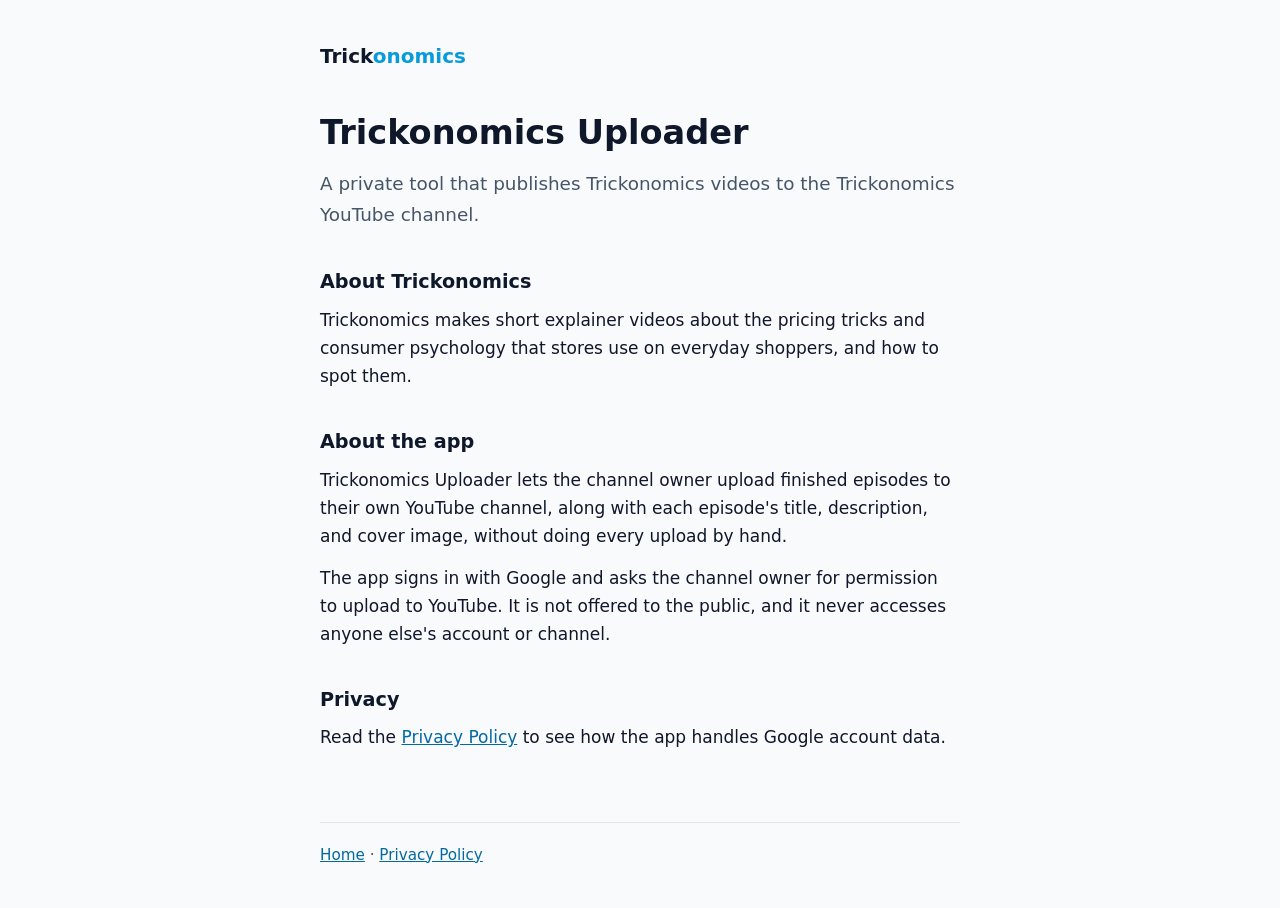
<file: index.html>
<!doctype html>
<html lang="en">
<head>
  <meta charset="utf-8">
  <meta name="viewport" content="width=device-width, initial-scale=1">
  <title>Trickonomics Uploader</title>
  <meta name="description" content="Trickonomics Uploader is a private tool that publishes Trickonomics videos to the Trickonomics YouTube channel.">
  <link rel="stylesheet" href="style.css">
</head>
<body>
  <div class="wrap">
    <header>
      <a class="brand" href="index.html">Trick<span>onomics</span></a>
    </header>

    <main>
      <h1>Trickonomics Uploader</h1>
      <p class="lead">A private tool that publishes Trickonomics videos to the Trickonomics YouTube channel.</p>

      <h2>About Trickonomics</h2>
      <p>Trickonomics makes short explainer videos about the pricing tricks and consumer psychology that stores use on everyday shoppers, and how to spot them.</p>

      <h2>About the app</h2>
      <p>Trickonomics Uploader lets the channel owner upload finished episodes to their own YouTube channel, along with each episode's title, description, and cover image, without doing every upload by hand.</p>
      <p>The app signs in with Google and asks the channel owner for permission to upload to YouTube. It is not offered to the public, and it never accesses anyone else's account or channel.</p>

      <h2>Privacy</h2>
      <p>Read the <a href="privacy.html">Privacy Policy</a> to see how the app handles Google account data.</p>
    </main>

    <footer>
      <a href="index.html">Home</a> &middot; <a href="privacy.html">Privacy Policy</a>
    </footer>
  </div>
</body>
</html>
</file>
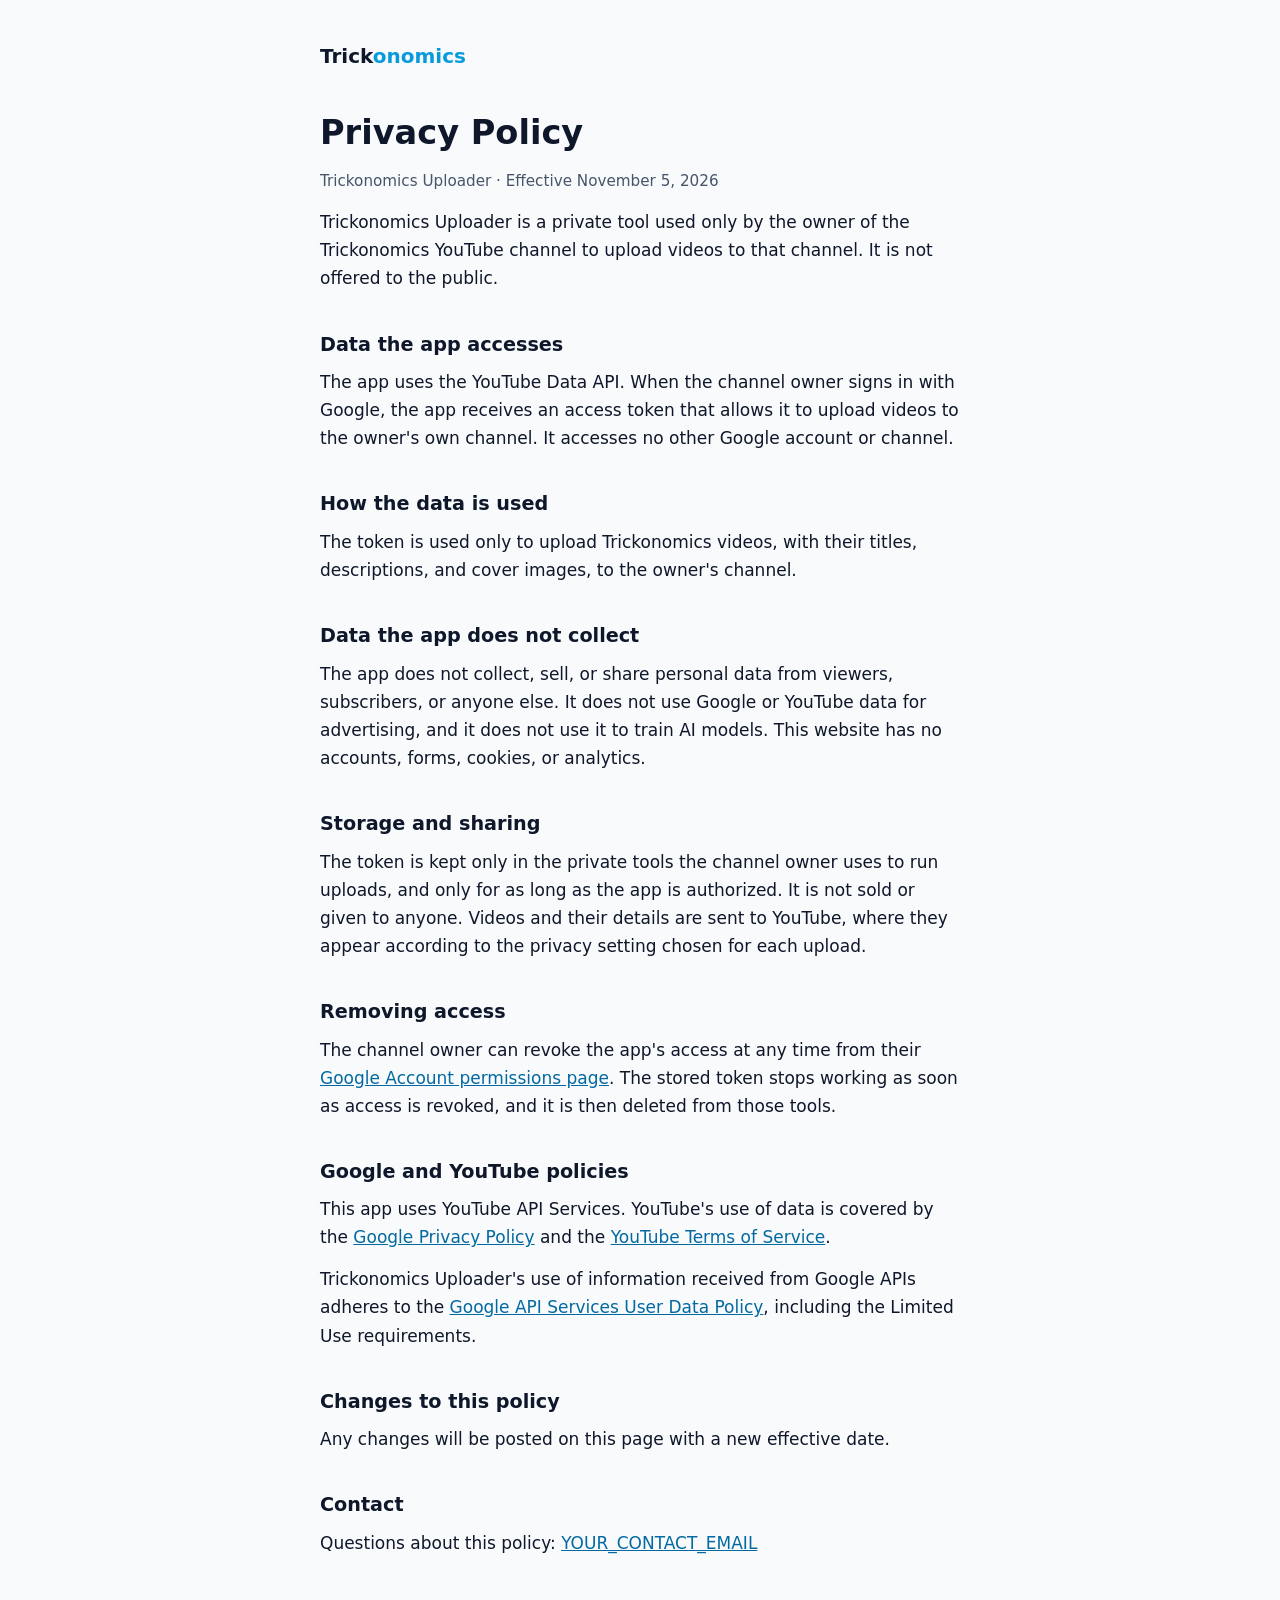
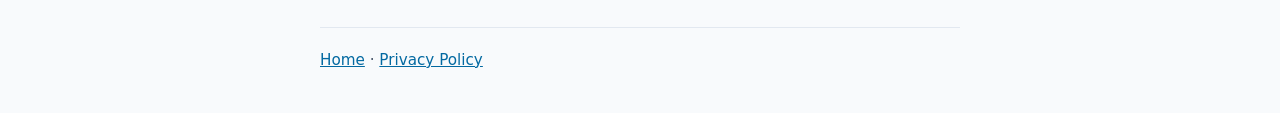
<file: privacy.html>
<!doctype html>
<html lang="en">
<head>
  <meta charset="utf-8">
  <meta name="viewport" content="width=device-width, initial-scale=1">
  <title>Privacy Policy | Trickonomics Uploader</title>
  <meta name="description" content="How Trickonomics Uploader handles Google account and YouTube data.">
  <link rel="stylesheet" href="style.css">
</head>
<body>
  <div class="wrap">
    <header>
      <a class="brand" href="index.html">Trick<span>onomics</span></a>
    </header>

    <main>
      <h1>Privacy Policy</h1>
      <p class="meta">Trickonomics Uploader &middot; Effective November 5, 2026</p>

      <p>Trickonomics Uploader is a private tool used only by the owner of the Trickonomics YouTube channel to upload videos to that channel. It is not offered to the public.</p>

      <h2>Data the app accesses</h2>
      <p>The app uses the YouTube Data API. When the channel owner signs in with Google, the app receives an access token that allows it to upload videos to the owner's own channel. It accesses no other Google account or channel.</p>

      <h2>How the data is used</h2>
      <p>The token is used only to upload Trickonomics videos, with their titles, descriptions, and cover images, to the owner's channel.</p>

      <h2>Data the app does not collect</h2>
      <p>The app does not collect, sell, or share personal data from viewers, subscribers, or anyone else. It does not use Google or YouTube data for advertising, and it does not use it to train AI models. This website has no accounts, forms, cookies, or analytics.</p>

      <h2>Storage and sharing</h2>
      <p>The token is kept only in the private tools the channel owner uses to run uploads, and only for as long as the app is authorized. It is not sold or given to anyone. Videos and their details are sent to YouTube, where they appear according to the privacy setting chosen for each upload.</p>

      <h2>Removing access</h2>
      <p>The channel owner can revoke the app's access at any time from their <a href="https://myaccount.google.com/permissions">Google Account permissions page</a>. The stored token stops working as soon as access is revoked, and it is then deleted from those tools.</p>

      <h2>Google and YouTube policies</h2>
      <p>This app uses YouTube API Services. YouTube's use of data is covered by the <a href="https://policies.google.com/privacy">Google Privacy Policy</a> and the <a href="https://www.youtube.com/t/terms">YouTube Terms of Service</a>.</p>
      <p>Trickonomics Uploader's use of information received from Google APIs adheres to the <a href="https://developers.google.com/terms/api-services-user-data-policy">Google API Services User Data Policy</a>, including the Limited Use requirements.</p>

      <h2>Changes to this policy</h2>
      <p>Any changes will be posted on this page with a new effective date.</p>

      <h2>Contact</h2>
      <p>Questions about this policy: <a href="mailto:YOUR_CONTACT_EMAIL">YOUR_CONTACT_EMAIL</a></p>
    </main>

    <footer>
      <a href="index.html">Home</a> &middot; <a href="privacy.html">Privacy Policy</a>
    </footer>
  </div>
</body>
</html>
</file>
<file: style.css>
:root {
  --ink: #0f172a;
  --ink-soft: #475569;
  --accent: #38bdf8;
  --link: #0369a1;
  --paper: #f8fafc;
  --line: #e2e8f0;
}

* { box-sizing: border-box; }

body {
  margin: 0;
  background: var(--paper);
  color: var(--ink);
  font: 17px/1.65 system-ui, -apple-system, "Segoe UI", Roboto, Helvetica, Arial, sans-serif;
}

.wrap { max-width: 680px; margin: 0 auto; padding: 0 20px; }

header { padding: 40px 0 0; }

.brand { color: var(--ink); font-size: 1.25rem; font-weight: 800; text-decoration: none; }
.brand span { color: #089bdc; }

main { padding: 40px 0 56px; }

h1 { margin: 0 0 16px; font-size: 2.1rem; line-height: 1.2; }
h2 { margin: 36px 0 8px; font-size: 1.2rem; }
p, ul { margin: 0 0 14px; }
li { margin-bottom: 6px; }
a { color: var(--link); }

.lead { color: var(--ink-soft); font-size: 1.15rem; }
.meta { color: var(--ink-soft); font-size: .95rem; }

footer {
  padding: 20px 0 40px;
  border-top: 1px solid var(--line);
  color: var(--ink-soft);
  font-size: .95rem;
}
</file>
